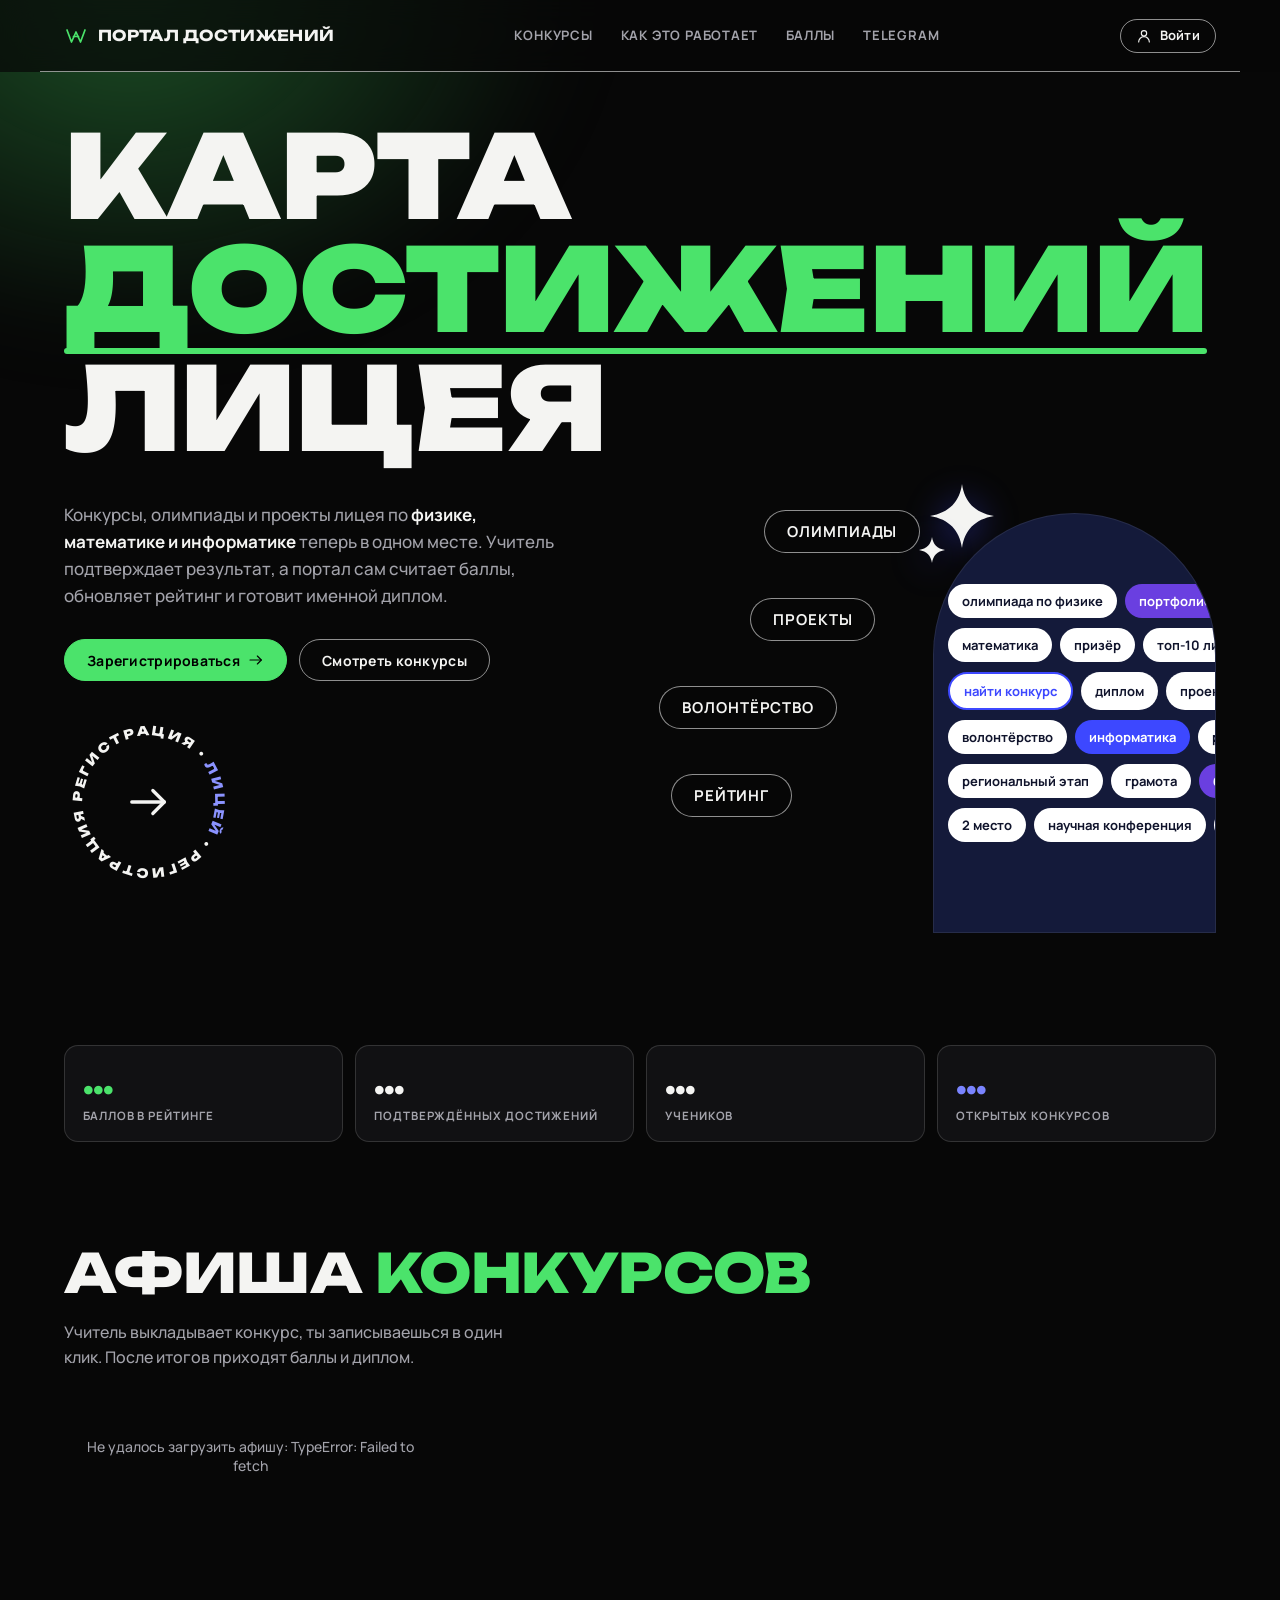
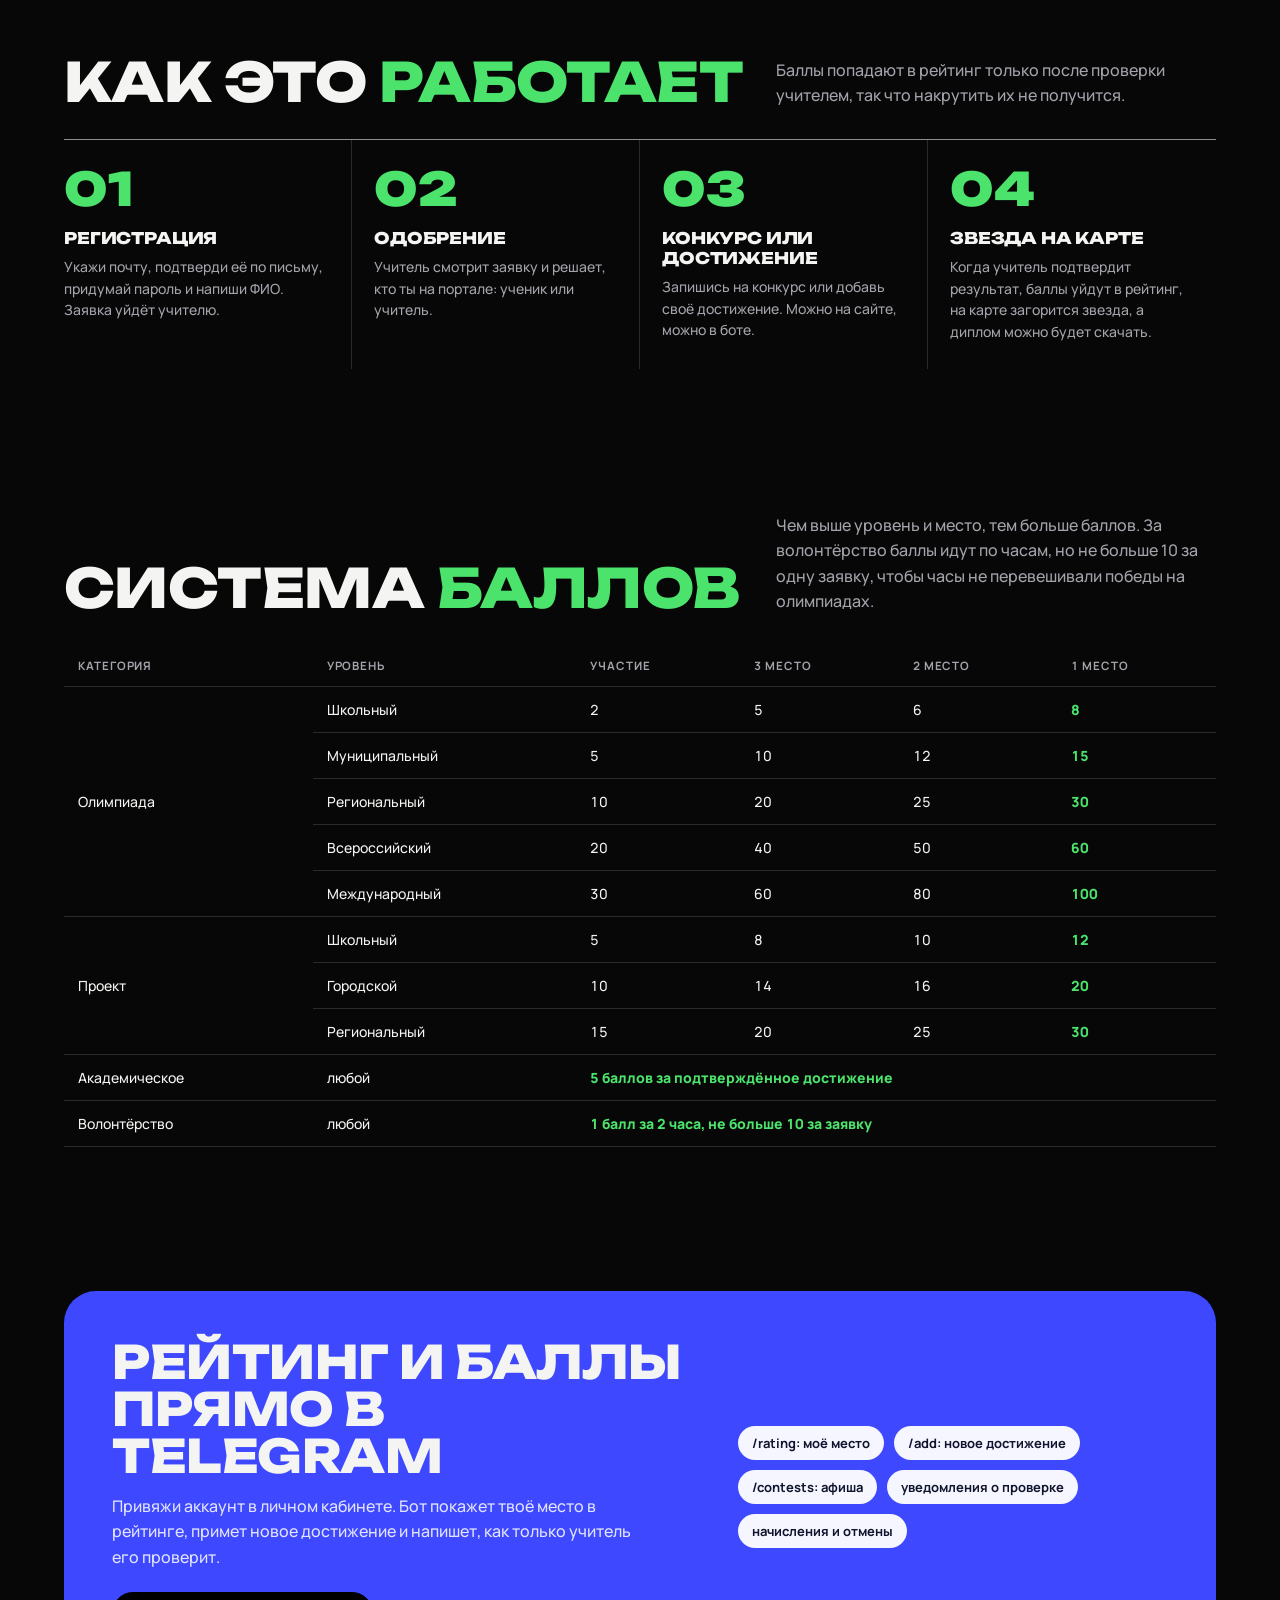
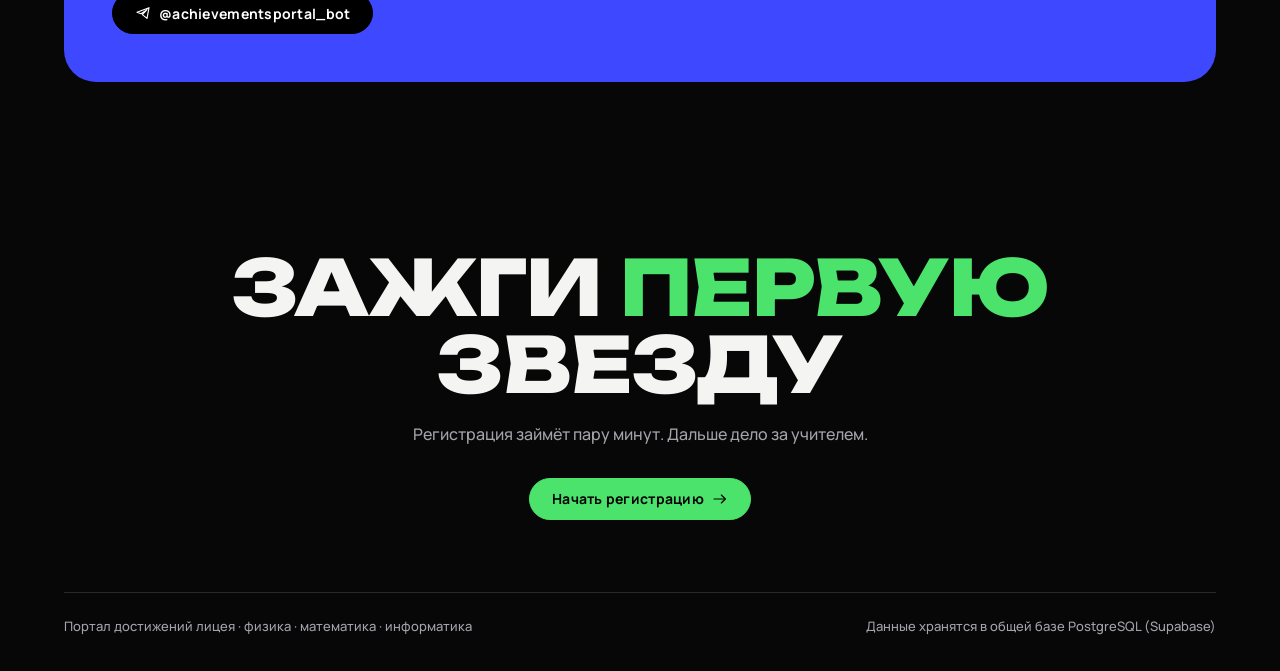
<file: index.html>
<!doctype html>
<html lang="ru">
<head>
  <meta charset="utf-8" />
  <meta name="viewport" content="width=device-width, initial-scale=1" />
  <title>Портал достижений лицея</title>
  <meta name="description" content="Конкурсы, достижения и рейтинг лицея по физике, математике и информатике: портфолио, дипломы, Telegram-бот." />
  <link rel="icon" href="assets/favicon.svg" type="image/svg+xml" />
  <link rel="stylesheet" href="css/style.css" />
</head>
<body class="glow-page">
  <nav class="navbar">
    <div class="container">
      <a href="index.html" class="navbar__brand"><svg class="icon"><use href="#icon-logo"></use></svg>Портал достижений</a>
      <div class="navbar__links">
        <a href="#contests">Конкурсы</a>
        <a href="#how">Как это работает</a>
        <a href="#points">Баллы</a>
        <a href="#bot">Telegram</a>
      </div>
      <a href="login.html" class="btn btn--outline btn--small" aria-label="Войти"><svg class="icon"><use href="#icon-user"></use></svg>Войти</a>
    </div>
  </nav>

  <!-- ПОДСКАЗКА: главный экран. Текст заголовка «Карта достижений лицея», описание и кнопки — прямо здесь;
       пилюли «Олимпиады/Проекты…» и теги в синей арке — ниже в .hero__stage; размеры — css «лендинг: hero». -->
  <header class="hero">
    <div class="container">
      <h1>Карта <span class="accent">достижений</span><br>лицея</h1>
      <div class="hero__grid">
      <div class="hero__copy">
        <p class="hero__lead">Конкурсы, олимпиады и проекты лицея по <strong>физике, математике и информатике</strong> теперь в одном месте. Учитель подтверждает результат, а портал сам считает баллы, обновляет рейтинг и готовит именной диплом.</p>
        <div class="hero__actions">
          <a href="login.html?tab=register" class="btn">Зарегистрироваться<svg class="icon"><use href="#icon-arrow-right"></use></svg></a>
          <a href="#contests" class="btn btn--outline">Смотреть конкурсы</a>
        </div>
        <a href="login.html?tab=register" class="badge-ring" aria-label="Регистрация">
          <svg class="ring" viewBox="0 0 200 200" aria-hidden="true">
            <defs><path id="ring-path" d="M100,100 m-78,0 a78,78 0 1,1 156,0 a78,78 0 1,1 -156,0"/></defs>
            <text><textPath href="#ring-path">Регистрация • <tspan class="ring-blue">лицей</tspan> • Регистрация • <tspan class="ring-blue">лицей</tspan> •</textPath></text>
          </svg>
          <svg class="icon ring-arrow"><use href="#icon-arrow-right"></use></svg>
        </a>
      </div>

      <div class="hero__stage">
        <svg class="sparkle hero__sparkle-a" aria-hidden="true"><use href="#icon-sparkle"></use></svg>
        <svg class="sparkle hero__sparkle-b" aria-hidden="true"><use href="#icon-sparkle"></use></svg>
        <div class="hero__pills">
          <a href="#contests" class="pill">Олимпиады</a>
          <a href="#contests" class="pill">Проекты</a>
          <a href="#points" class="pill">Волонтёрство</a>
          <a href="#how" class="pill">Рейтинг</a>
        </div>
        <div class="hero__arch" aria-hidden="true">
          <div class="hero__arch-row"><span class="tag">олимпиада по физике</span><span class="tag tag--violet">портфолио</span><span class="tag">1 место</span></div>
          <div class="hero__arch-row"><span class="tag">математика</span><span class="tag">призёр</span><span class="tag">топ-10 лицея</span></div>
          <div class="hero__arch-row"><span class="tag tag--search">найти конкурс</span><span class="tag">диплом</span><span class="tag">проект</span></div>
          <div class="hero__arch-row"><span class="tag">волонтёрство</span><span class="tag tag--blue">информатика</span><span class="tag">рейтинг класса</span></div>
          <div class="hero__arch-row"><span class="tag">региональный этап</span><span class="tag">грамота</span><span class="tag tag--violet">бот</span></div>
          <div class="hero__arch-row"><span class="tag">2 место</span><span class="tag">научная конференция</span><span class="tag">баллы</span></div>
        </div>
      </div>
      </div>
    </div>
  </header>

  <!-- ПОДСКАЗКА: полоса из 4 чисел (баллы, достижения, ученики, конкурсы) — считает база функцией get_public_stats(), заполняет скрипт внизу страницы. -->
  <section class="section--tight">
    <div class="container stat-row" id="landing-stats">
      <div class="stat stat--total"><strong id="stat-points">…</strong><span>баллов в рейтинге</span></div>
      <div class="stat"><strong id="stat-achievements">…</strong><span>подтверждённых достижений</span></div>
      <div class="stat"><strong id="stat-students">…</strong><span>учеников</span></div>
      <div class="stat stat--physics"><strong id="stat-contests">…</strong><span>открытых конкурсов</span></div>
    </div>
  </section>

  <!-- ПОДСКАЗКА: афиша конкурсов. Карточки не пишутся руками: скрипт внизу берёт конкурсы из базы (их создаёт учитель в кабинете). -->
  <section class="section" id="contests">
    <div class="container">
      <div class="section-head">
        <h2>Афиша <span class="accent">конкурсов</span></h2>
        <p>Учитель выкладывает конкурс, ты записываешься в один клик. После итогов приходят баллы и диплом.</p>
      </div>
      <div class="contest-grid" id="contests-grid"><div class="empty-state">Загружаем афишу…</div></div>
    </div>
  </section>

  <!-- ПОДСКАЗКА: «Как это работает» — 4 шага, текст правится прямо здесь. -->
  <section class="section" id="how">
    <div class="container">
      <div class="section-head">
        <h2>Как это <span class="accent">работает</span></h2>
        <p>Баллы попадают в рейтинг только после проверки учителем, так что накрутить их не получится.</p>
      </div>
      <div class="steps">
        <div class="step"><div class="step__num">01</div><h3>Регистрация</h3><p>Укажи почту, подтверди её по письму, придумай пароль и напиши ФИО. Заявка уйдёт учителю.</p></div>
        <div class="step"><div class="step__num">02</div><h3>Одобрение</h3><p>Учитель смотрит заявку и решает, кто ты на портале: ученик или учитель.</p></div>
        <div class="step"><div class="step__num">03</div><h3>Конкурс или достижение</h3><p>Запишись на конкурс или добавь своё достижение. Можно на сайте, можно в боте.</p></div>
        <div class="step"><div class="step__num">04</div><h3>Звезда на карте</h3><p>Когда учитель подтвердит результат, баллы уйдут в рейтинг, на карте загорится звезда, а диплом можно будет скачать.</p></div>
      </div>
    </div>
  </section>

  <!-- ПОДСКАЗКА: таблица баллов — только для показа. Реальные баллы считает calc_points() в supabase/schema.sql; меняешь числа там — поправь и здесь. -->
  <section class="section" id="points">
    <div class="container">
      <div class="section-head">
        <h2>Система <span class="accent">баллов</span></h2>
        <p>Чем выше уровень и место, тем больше баллов. За волонтёрство баллы идут по часам, но не больше 10 за одну заявку, чтобы часы не перевешивали победы на олимпиадах.</p>
      </div>
      <div class="table-wrap">
        <table class="points-table">
          <thead><tr><th>Категория</th><th>Уровень</th><th>Участие</th><th>3 место</th><th>2 место</th><th>1 место</th></tr></thead>
          <tbody>
            <tr><td rowspan="5">Олимпиада</td><td>Школьный</td><td>2</td><td>5</td><td>6</td><td>8</td></tr>
            <tr><td>Муниципальный</td><td>5</td><td>10</td><td>12</td><td>15</td></tr>
            <tr><td>Региональный</td><td>10</td><td>20</td><td>25</td><td>30</td></tr>
            <tr><td>Всероссийский</td><td>20</td><td>40</td><td>50</td><td>60</td></tr>
            <tr><td>Международный</td><td>30</td><td>60</td><td>80</td><td>100</td></tr>
            <tr><td rowspan="3">Проект</td><td>Школьный</td><td>5</td><td>8</td><td>10</td><td>12</td></tr>
            <tr><td>Городской</td><td>10</td><td>14</td><td>16</td><td>20</td></tr>
            <tr><td>Региональный</td><td>15</td><td>20</td><td>25</td><td>30</td></tr>
            <tr><td>Академическое</td><td>любой</td><td colspan="4">5 баллов за подтверждённое достижение</td></tr>
            <tr><td>Волонтёрство</td><td>любой</td><td colspan="4">1 балл за 2 часа, не больше 10 за заявку</td></tr>
          </tbody>
        </table>
      </div>
    </div>
  </section>

  <!-- ПОДСКАЗКА: синий баннер Telegram-бота; ссылка t.me/… ведёт на бота из js/config.js. -->
  <section class="section" id="bot">
    <div class="container">
      <div class="tg-banner">
        <div>
          <h2>Рейтинг и баллы<br>прямо в Telegram</h2>
          <p>Привяжи аккаунт в личном кабинете. Бот покажет твоё место в рейтинге, примет новое достижение и напишет, как только учитель его проверит.</p>
          <a class="btn" href="https://t.me/achievementsportal_bot" target="_blank" rel="noopener"><svg class="icon"><use href="#icon-telegram"></use></svg>@achievementsportal_bot</a>
        </div>
        <div class="tg-banner__list">
          <span class="tag">/rating: моё место</span>
          <span class="tag">/add: новое достижение</span>
          <span class="tag">/contests: афиша</span>
          <span class="tag">уведомления о проверке</span>
          <span class="tag">начисления и отмены</span>
        </div>
      </div>
    </div>
  </section>

  <!-- ПОДСКАЗКА: последний призыв «Зарегистрироваться» внизу страницы. -->
  <section class="final-cta">
    <div class="container">
      <h2>Зажги <span class="accent">первую</span><br>звезду</h2>
      <p>Регистрация займёт пару минут. Дальше дело за учителем.</p>
      <a href="login.html?tab=register" class="btn">Начать регистрацию<svg class="icon"><use href="#icon-arrow-right"></use></svg></a>
    </div>
  </section>

  <div class="container">
    <footer class="site-footer"><span>Портал достижений лицея · физика · математика · информатика</span><span>Данные хранятся в общей базе PostgreSQL (Supabase)</span></footer>
  </div>

  <script src="assets/vendor/supabase.js"></script>
  <script src="js/config.js"></script>
  <script src="js/points.js"></script>
  <script src="js/common.js"></script>
  <script src="js/api.js"></script>
  <!-- скрипт главной: загружает 4 числа статистики и афишу конкурсов из базы и вставляет их в разметку выше -->
  <script>
    // Лендинг публичный: статистика и афиша читаются без входа (anon-доступ по RLS).
    (async function initLanding() {
      try {
        const s = await api.stats.publicStats();
        document.getElementById('stat-points').textContent = s.points;
        document.getElementById('stat-achievements').textContent = s.achievements;
        document.getElementById('stat-students').textContent = s.students;
        document.getElementById('stat-contests').textContent = s.contests;
      } catch (e) { console.warn('stats', e); }

      const grid = document.getElementById('contests-grid');
      try {
        const contests = (await api.contests.list()).filter((c) => c.status !== 'finished');
        if (!contests.length) { grid.innerHTML = '<div class="empty-state">Открытых конкурсов пока нет. Загляни позже.</div>'; return; }
        grid.innerHTML = contests.map((c) => `
          <article class="contest-card">
            <div class="contest-card__meta">
              <span class="badge badge--${c.status}">${CONTEST_STATUS_LABELS[c.status]}</span>
              ${subjectTag(c.subject)}
            </div>
            <h3>${escapeHtml(c.title)}</h3>
            <p>${escapeHtml(c.description)}</p>
            <div class="contest-card__footer">
              <span class="contest-card__dates">${dateRange(c.startDate, c.endDate)}</span>
              <a class="btn btn--small" href="login.html">Участвовать</a>
            </div>
          </article>`).join('');
      } catch (e) {
        grid.innerHTML = `<div class="empty-state">Не удалось загрузить афишу: ${escapeHtml(e.message)}</div>`;
      }
    })();
  </script>
</body>
</html>
</file>
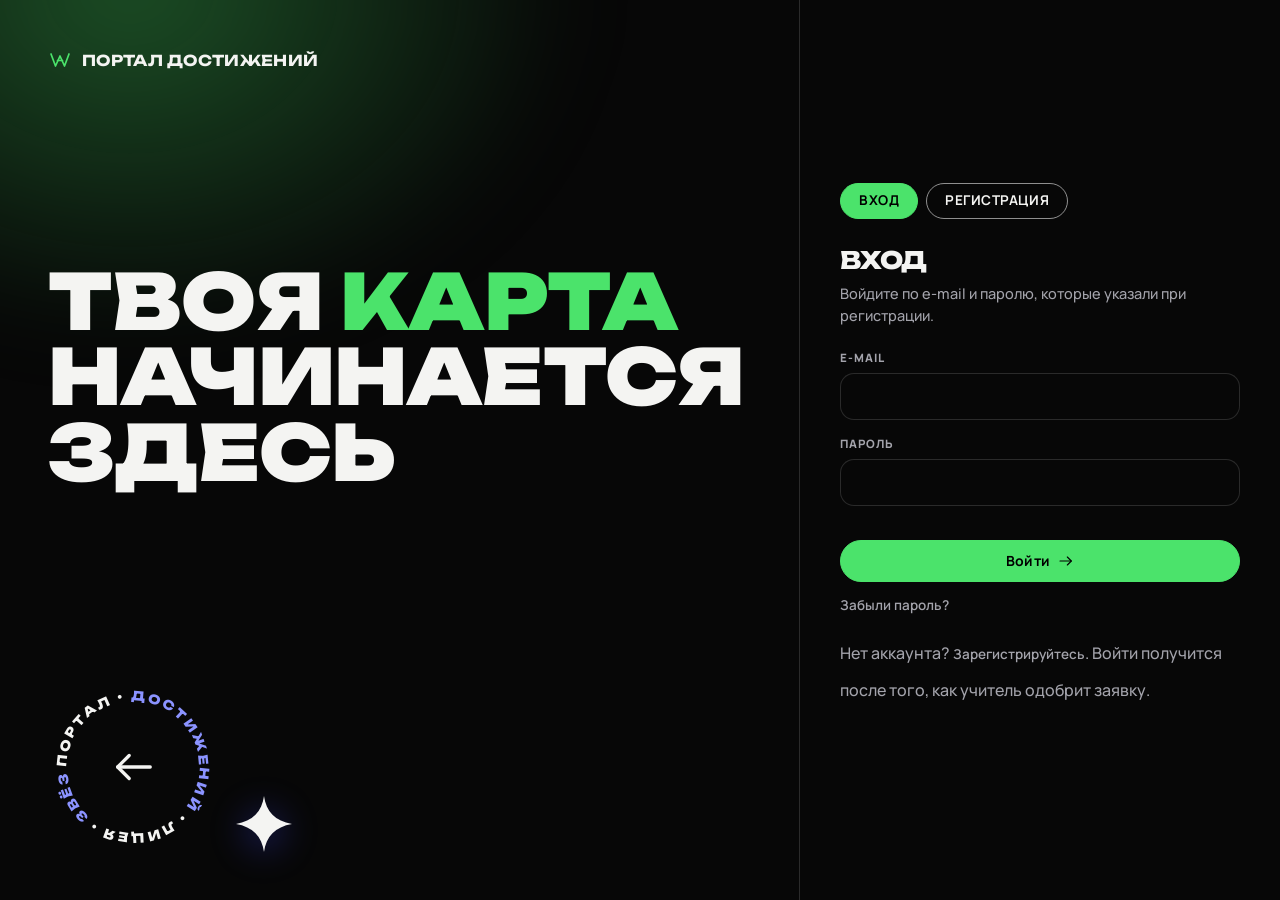
<file: login.html>
<!doctype html>
<html lang="ru">
<head>
  <meta charset="utf-8" />
  <meta name="viewport" content="width=device-width, initial-scale=1" />
  <title>Вход и регистрация · Портал достижений</title>
  <link rel="icon" href="assets/favicon.svg" type="image/svg+xml" />
  <link rel="stylesheet" href="css/style.css" />
</head>
<body class="glow-page">
  <div class="auth-page">
    <aside class="auth-side">
      <a href="index.html" class="navbar__brand"><svg class="icon"><use href="#icon-logo"></use></svg>Портал достижений</a>
      <h1>Твоя <span class="accent">карта</span><br>начинается<br>здесь</h1>
      <div class="flex-row" style="gap:18px; align-items:flex-end;">
        <a href="index.html" class="badge-ring" aria-label="На главную">
          <svg class="ring" viewBox="0 0 200 200" aria-hidden="true">
            <defs><path id="ring-path" d="M100,100 m-78,0 a78,78 0 1,1 156,0 a78,78 0 1,1 -156,0"/></defs>
            <text><textPath href="#ring-path">Портал • <tspan class="ring-blue">достижений</tspan> • лицея • <tspan class="ring-blue">звёзды</tspan> •</textPath></text>
          </svg>
          <svg class="icon ring-arrow" style="transform:rotate(180deg)"><use href="#icon-arrow-right"></use></svg>
        </a>
        <svg class="sparkle" style="width:56px;height:56px;" aria-hidden="true"><use href="#icon-sparkle"></use></svg>
      </div>
    </aside>

    <main class="auth-panel">
      <div class="auth-tabs" role="tablist">
        <button class="tab-btn" id="tab-login-btn" type="button">Вход</button>
        <button class="tab-btn" id="tab-register-btn" type="button">Регистрация</button>
      </div>

      <!-- ===================== ВХОД ===================== -->
      <section class="auth-step" id="panel-login">
        <h2>Вход</h2>
        <p class="lead">Войдите по e-mail и паролю, которые указали при регистрации.</p>
        <form id="login-form">
          <div class="field"><label for="login-email">E-mail</label><input id="login-email" type="email" autocomplete="username" required /></div>
          <div class="field"><label for="login-password">Пароль</label><input id="login-password" type="password" autocomplete="current-password" required /></div>
          <p class="error-text" id="login-error" role="alert"></p>
          <button type="submit" class="btn btn--block">Войти<svg class="icon"><use href="#icon-arrow-right"></use></svg></button>
        </form>
        <button class="back-link" type="button" id="to-reset" style="margin-top:14px;">Забыли пароль?</button>
        <p class="muted" style="margin-top:12px;">Нет аккаунта? <button class="back-link" type="button" id="to-register" style="display:inline;">Зарегистрируйтесь</button>. Войти получится после того, как учитель одобрит заявку.</p>
      </section>

      <!-- ===================== ВОССТАНОВЛЕНИЕ ПАРОЛЯ ===================== -->
      <section class="auth-step" id="panel-reset-1">
        <button class="back-link" type="button" data-to-login>&larr; Назад ко входу</button>
        <h2>Восстановление пароля</h2>
        <p class="lead">Укажите e-mail, с которым регистрировались. Пришлём письмо с кодом, по нему можно будет задать новый пароль.</p>
        <form id="reset-email-form">
          <div class="field"><label for="reset-email">E-mail</label><input id="reset-email" type="email" autocomplete="email" required /></div>
          <p class="error-text" id="reset-email-error" role="alert"></p>
          <button type="submit" class="btn btn--block">Прислать код<svg class="icon"><use href="#icon-mail"></use></svg></button>
        </form>
      </section>

      <section class="auth-step" id="panel-reset-sent">
        <button class="back-link" type="button" data-to-reset>&larr; Изменить e-mail</button>
        <h2>Введите код</h2>
        <p class="lead">Если аккаунт <strong id="reset-sent-email"></strong> существует, на него придёт письмо с кодом (загляните в «Спам»). Можно и просто нажать ссылку в письме на этом же устройстве.</p>
        <form id="reset-code-form">
          <div class="field"><label for="reset-code">Код из письма</label><input id="reset-code" class="code-input" type="text" inputmode="numeric" autocomplete="one-time-code" maxlength="8" placeholder="······" required /></div>
          <p class="error-text" id="reset-code-error" role="alert"></p>
          <button type="submit" class="btn btn--block">Подтвердить</button>
        </form>
        <button class="btn btn--outline btn--block" id="resend-reset" type="button" style="margin-top:10px;">Отправить письмо ещё раз</button>
      </section>

      <section class="auth-step" id="panel-reset-2">
        <h2>Новый пароль</h2>
        <p class="lead">Для аккаунта <strong id="reset-account"></strong>. После сохранения войдите с новым паролем.</p>
        <form id="reset-password-form">
          <div class="field"><label for="reset-password">Новый пароль</label><input id="reset-password" type="password" minlength="6" autocomplete="new-password" required /></div>
          <div class="field"><label for="reset-password-2">Повторите пароль</label><input id="reset-password-2" type="password" minlength="6" autocomplete="new-password" required /></div>
          <p class="error-text" id="reset-password-error" role="alert"></p>
          <button type="submit" class="btn btn--block">Сохранить пароль<svg class="icon"><use href="#icon-check"></use></svg></button>
        </form>
      </section>

      <!-- ===================== РЕГИСТРАЦИЯ: шаг 1 ===================== -->
      <section class="auth-step" id="panel-register-1">
        <div class="steps-dots"><span class="current"></span><span></span><span></span></div>
        <h2>Ваш e-mail</h2>
        <p class="lead">Пришлём письмо, чтобы убедиться, что почта ваша.</p>
        <form id="register-email-form">
          <div class="field"><label for="reg-email">E-mail</label><input id="reg-email" type="email" autocomplete="email" placeholder="imya@lyceum.ru" required /></div>
          <p class="error-text" id="reg-email-error" role="alert"></p>
          <button type="submit" class="btn btn--block">Получить код<svg class="icon"><use href="#icon-mail"></use></svg></button>
        </form>
      </section>

      <!-- ===================== РЕГИСТРАЦИЯ: шаг 2 ===================== -->
      <section class="auth-step" id="panel-register-2">
        <div class="steps-dots"><span class="done"></span><span class="current"></span><span></span></div>
        <button class="back-link" id="back-to-step1" type="button">&larr; Изменить e-mail</button>
        <h2>Подтвердите e-mail</h2>
        <p class="lead">Отправили письмо на <strong id="code-email"></strong> (проверьте «Спам»). Введите код из письма. Можно и просто нажать ссылку в письме, тогда следующий шаг откроется сам.</p>
        <form id="register-code-form">
          <div class="field"><label for="reg-code">Код</label><input id="reg-code" class="code-input" type="text" inputmode="numeric" autocomplete="one-time-code" maxlength="8" placeholder="······" required /></div>
          <p class="error-text" id="reg-code-error" role="alert"></p>
          <button type="submit" class="btn btn--block">Подтвердить</button>
        </form>
        <button class="btn btn--outline btn--block" id="resend-code" type="button" style="margin-top:10px;">Отправить код ещё раз</button>
      </section>

      <!-- ===================== РЕГИСТРАЦИЯ: шаг 3 ===================== -->
      <section class="auth-step" id="panel-register-3">
        <div class="steps-dots"><span class="done"></span><span class="done"></span><span class="current"></span></div>
        <h2>Пароль и ФИО</h2>
        <p class="lead">После этого заявка уйдёт учителю на одобрение.</p>
        <form id="register-details-form">
          <div class="field-row">
            <div class="field"><label for="reg-lastname">Фамилия</label><input id="reg-lastname" autocomplete="family-name" required /></div>
            <div class="field"><label for="reg-firstname">Имя</label><input id="reg-firstname" autocomplete="given-name" required /></div>
          </div>
          <div class="field"><label for="reg-middlename">Отчество</label><input id="reg-middlename" autocomplete="additional-name" /></div>
          <div class="field"><label for="reg-class">Класс (для учеников)</label><input id="reg-class" placeholder="например, 10А" /></div>
          <div class="field"><label for="reg-password">Придумайте пароль</label><input id="reg-password" type="password" minlength="6" autocomplete="new-password" required /></div>
          <p class="error-text" id="reg-details-error" role="alert"></p>
          <button type="submit" class="btn btn--block">Отправить заявку учителю<svg class="icon"><use href="#icon-arrow-right"></use></svg></button>
        </form>
      </section>

      <!-- ===================== РЕГИСТРАЦИЯ: готово ===================== -->
      <section class="auth-step" id="panel-register-done">
        <svg class="sparkle" style="width:48px;height:48px;margin-bottom:16px;" aria-hidden="true"><use href="#icon-sparkle"></use></svg>
        <h2 id="done-title">Заявка отправлена</h2>
        <p class="lead" id="done-text">Учитель посмотрит её и решит, ученик вы или учитель. После одобрения входите по e-mail и паролю.</p>
        <button class="btn btn--outline btn--block" id="register-done-back" type="button">К входу</button>
      </section>
    </main>
  </div>

  <script src="assets/vendor/supabase.js"></script>
  <script src="js/config.js"></script>
  <script src="js/points.js"></script>
  <script src="js/common.js"></script>
  <script src="js/api.js"></script>
  <script src="js/login.js"></script>
</body>
</html>
</file>
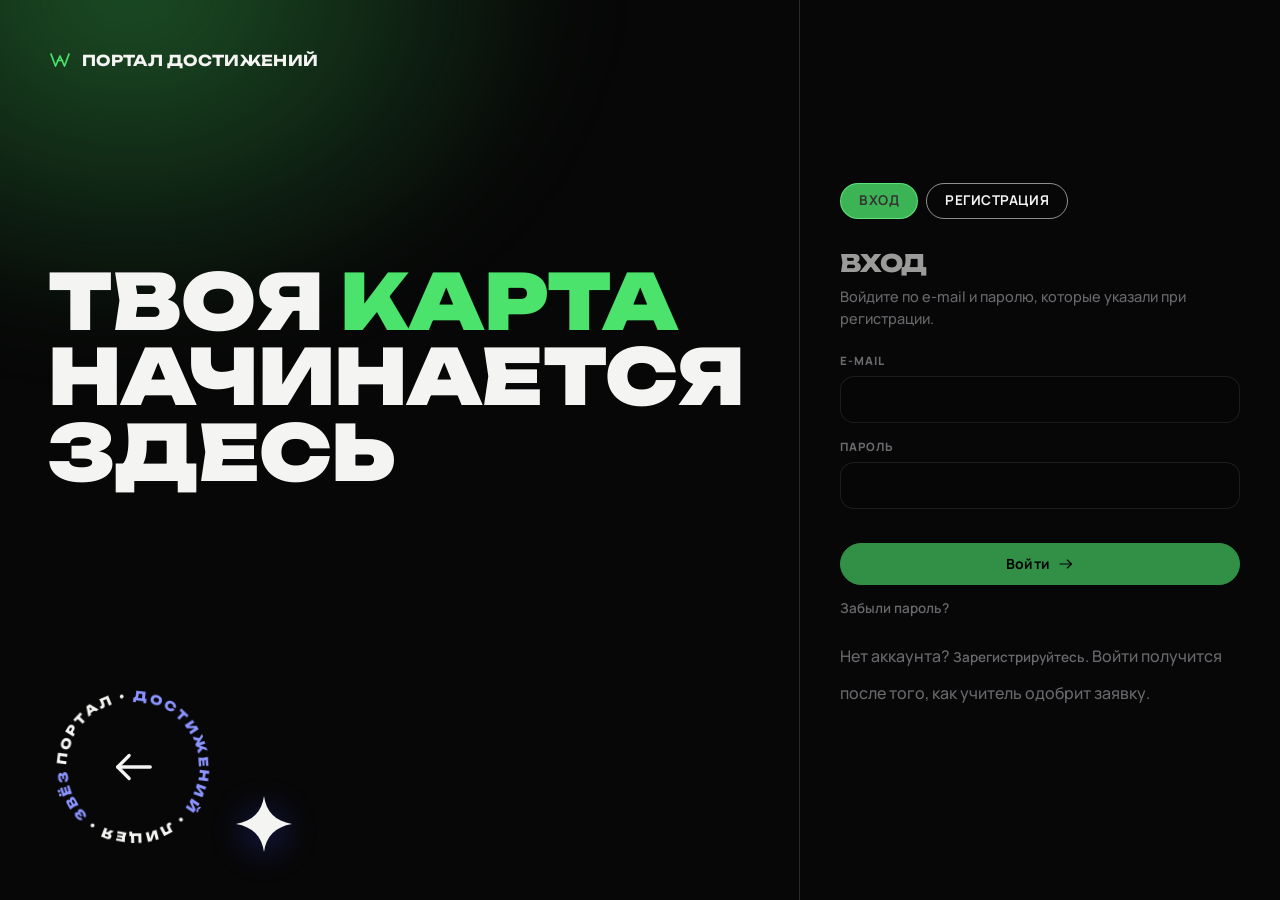
<file: student.html>
<!doctype html>
<html lang="ru">
<head>
  <meta charset="utf-8" />
  <meta name="viewport" content="width=device-width, initial-scale=1" />
  <title>Кабинет ученика · Портал достижений</title>
  <link rel="icon" href="assets/favicon.svg" type="image/svg+xml" />
  <link rel="stylesheet" href="css/style.css" />
</head>
<body class="glow-page">
  <nav class="navbar">
    <div class="container">
      <a href="index.html" class="navbar__brand"><svg class="icon"><use href="#icon-logo"></use></svg>Портал достижений</a>
      <div id="navbar-user"></div>
    </div>
  </nav>

  <main class="container">
    <!-- ПОДСКАЗКА: заголовок «Моя карта», ФИО ученика и кнопки Telegram / PDF (логика — initToolbar() в js/student.js) -->
    <div class="page-head">
      <div>
        <h1>Моя <span class="accent">карта</span></h1>
        <p id="student-subtitle"></p>
      </div>
      <div class="flex-row no-print">
        <button class="btn btn--outline" id="telegram-btn"><svg class="icon"><use href="#icon-telegram"></use></svg><span>Подключить Telegram</span></button>
        <button class="btn btn--outline" id="print-btn"><svg class="icon"><use href="#icon-print"></use></svg>Портфолио в PDF</button>
      </div>
    </div>

    <!-- ПОДСКАЗКА: вкладки. data-tab="xxx" у кнопки открывает <section id="panel-xxx"> ниже; no-print — не печатается в PDF -->
    <div class="tabs no-print">
      <button class="tab-btn active" data-tab="map">Карта и портфолио</button>
      <button class="tab-btn" data-tab="contests">Конкурсы <span class="count" id="count-contests" hidden></span></button>
      <button class="tab-btn" data-tab="achievements">Достижения</button>
      <button class="tab-btn" data-tab="rating">Рейтинг</button>
    </div>

    <!-- ===================== Карта и портфолио ===================== -->
    <!-- карта созвездий (js/constellation.js) + плитки баллов и таблица портфолио (renderMap) -->
    <section class="tab-panel active" id="panel-map">
      <div class="constellation">
        <div class="constellation__legend">
          <span class="subject subject--physics">Физика</span>
          <span class="subject subject--math">Математика</span>
          <span class="subject subject--cs">Информатика</span>
          <span class="subject">Проекты и волонтёрство</span>
        </div>
        <div id="constellation-root"></div>
      </div>
      <div class="stat-row" id="portfolio-stats"></div>

      <div class="card" style="margin-top:16px;">
        <h2 class="card-title">Портфолио</h2>
        <p class="card-sub">Здесь только подтверждённые достижения, по категориям. Кнопка «Портфолио в PDF» печатает эту страницу или сохраняет её в PDF.</p>
        <div class="stat-row" id="category-summary" style="margin-top:0;"></div>
        <div class="table-wrap" style="margin-top:16px;">
          <table class="data-table">
            <thead><tr><th>Достижение</th><th>Категория</th><th>Предмет</th><th>Период</th><th>Баллы</th><th class="no-print"></th></tr></thead>
            <tbody id="portfolio-tbody"></tbody>
          </table>
        </div>
      </div>
    </section>

    <!-- ===================== Конкурсы ===================== -->
    <!-- афиша конкурсов и «Мои результаты» (renderContests) -->
    <section class="tab-panel" id="panel-contests">
      <div class="contest-grid" id="contest-grid"></div>
      <div class="card" style="margin-top:22px;">
        <h2 class="card-title">Мои результаты</h2>
        <p class="card-sub">Учитель выставляет результат после конкурса: призовое место начисляет баллы и открывает диплом.</p>
        <div class="table-wrap">
          <table class="data-table">
            <thead><tr><th>Конкурс</th><th>Результат</th><th>Баллы</th><th>Комментарий</th><th></th></tr></thead>
            <tbody id="my-results-tbody"></tbody>
          </table>
        </div>
      </div>
    </section>

    <!-- ===================== Достижения ===================== -->
    <!-- мои достижения и кнопка «Добавить» (renderAchievements, initAchievementForm) -->
    <section class="tab-panel" id="panel-achievements">
      <div class="card">
        <div class="flex-between">
          <div>
            <h2 class="card-title">Мои достижения</h2>
            <p class="card-sub" style="margin:0;">Статус, баллы и комментарий учителя по каждой заявке.</p>
          </div>
          <button class="btn" id="add-achievement-btn"><svg class="icon"><use href="#icon-plus"></use></svg>Добавить достижение</button>
        </div>
        <div class="table-wrap" style="margin-top:16px;">
          <table class="data-table">
            <thead><tr><th>Достижение</th><th>Категория</th><th>Предмет</th><th>Баллы</th><th>Статус</th><th>Комментарий учителя</th><th></th></tr></thead>
            <tbody id="achievements-tbody"></tbody>
          </table>
        </div>
      </div>
    </section>

    <!-- ===================== Рейтинг ===================== -->
    <!-- рейтинг с фильтрами (renderRating) -->
    <section class="tab-panel" id="panel-rating">
      <div class="card">
        <div class="flex-row" style="margin-bottom:6px;">
          <div class="field" style="margin:0; min-width:150px;"><label for="r-class">Класс</label><select id="r-class"><option value="">Все классы</option></select></div>
          <div class="field" style="margin:0; min-width:150px;"><label for="r-subject">Направление</label>
            <select id="r-subject"><option value="">Все</option><option value="physics">Физика</option><option value="math">Математика</option><option value="cs">Информатика</option></select></div>
          <div class="field" style="margin:0; min-width:210px;"><label for="r-period">Период</label><select id="r-period"></select></div>
          <label class="flex-row muted" style="margin-top:22px; font-weight:700; font-size:14px;"><input type="checkbox" id="r-top10" checked /> Топ-10</label>
        </div>
        <div class="table-wrap">
          <table class="data-table">
            <thead><tr><th>#</th><th>Ученик</th><th>Класс</th><th>Физика</th><th>Математика</th><th>Информатика</th><th title="Проекты и волонтёрство без предмета">Общее</th><th>Итого</th></tr></thead>
            <tbody id="rating-tbody"></tbody>
          </table>
        </div>
      </div>
    </section>
  </main>

  <!-- ===================== модалка: новое достижение ===================== -->
  <div class="modal-overlay hidden" id="ach-modal">
    <div class="modal" role="dialog" aria-modal="true" aria-labelledby="ach-modal-title">
      <h2 id="ach-modal-title">Новое достижение</h2>
      <form id="ach-form">
        <div class="field-row">
          <div class="field"><label for="ach-category">Категория</label>
            <select id="ach-category"><option value="academic">Академическое</option><option value="olympiad">Олимпиада</option><option value="project">Проект</option><option value="volunteer">Волонтёрство</option></select></div>
          <div class="field"><label for="ach-subject">Предмет</label>
            <select id="ach-subject"><option value="">Общее</option><option value="physics">Физика</option><option value="math">Математика</option><option value="cs">Информатика</option></select></div>
        </div>
        <div class="field-row" id="ach-level-row">
          <div class="field"><label for="ach-level">Уровень</label><select id="ach-level"></select></div>
          <div class="field"><label for="ach-place">Результат</label>
            <select id="ach-place"><option value="participant">Участие</option><option value="3">3 место</option><option value="2">2 место</option><option value="1">1 место</option></select></div>
        </div>
        <div class="field" id="ach-hours-field" hidden><label for="ach-hours">Часы волонтёрства</label><input id="ach-hours" type="number" min="1" step="1" /></div>
        <div class="field"><label for="ach-title">Название</label><input id="ach-title" required maxlength="160" /></div>
        <div class="field"><label for="ach-proof">Ссылка на грамоту или диплом (необязательно)</label><input id="ach-proof" type="url" placeholder="https://…" /></div>
        <div class="field-row">
          <div class="field"><label for="ach-date">Дата</label><input id="ach-date" type="date" required /></div>
          <div class="field"><label for="ach-period">Период</label><select id="ach-period"></select></div>
        </div>
        <div class="hint"><strong>Баллы: <span id="ach-points">0</span></strong>. Они считаются по таблице и попадут в рейтинг, когда учитель проверит заявку.</div>
        <div class="modal__actions">
          <button type="button" class="btn btn--outline" data-close>Отмена</button>
          <button type="submit" class="btn">Отправить на проверку</button>
        </div>
      </form>
    </div>
  </div>

  <script src="assets/vendor/supabase.js"></script>
  <script src="js/config.js"></script>
  <script src="js/points.js"></script>
  <script src="js/common.js"></script>
  <script src="js/api.js"></script>
  <script src="js/constellation.js"></script>
  <script src="js/diploma.js"></script>
  <script src="js/student.js"></script>
</body>
</html>
</file>
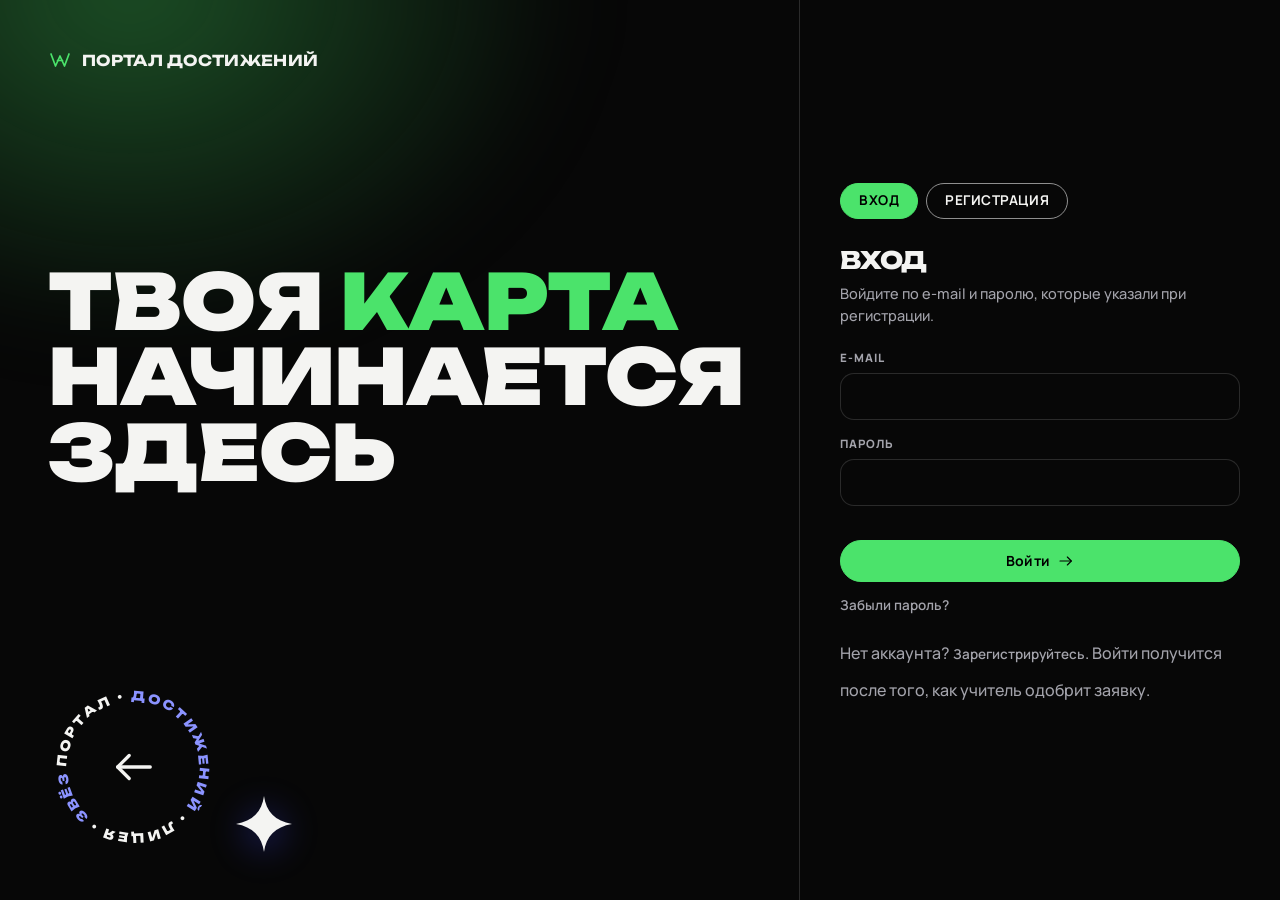
<file: teacher.html>
<!doctype html>
<html lang="ru">
<head>
  <meta charset="utf-8" />
  <meta name="viewport" content="width=device-width, initial-scale=1" />
  <title>Кабинет учителя · Портал достижений</title>
  <link rel="icon" href="assets/favicon.svg" type="image/svg+xml" />
  <link rel="stylesheet" href="css/style.css" />
</head>
<body class="glow-page">
  <nav class="navbar">
    <div class="container">
      <a href="index.html" class="navbar__brand"><svg class="icon"><use href="#icon-logo"></use></svg>Портал достижений</a>
      <div id="navbar-user"></div>
    </div>
  </nav>

  <main class="container">
    <!-- ПОДСКАЗКА: шапка кабинета и вкладки; каждая вкладка ниже — <section id="panel-…">, её заполняет функция из js/teacher.js -->
    <div class="page-head">
      <div>
        <h1>Кабинет <span class="accent">учителя</span></h1>
        <p>Заявки, конкурсы, проверка достижений и рейтинг лицея.</p>
      </div>
    </div>

    <div class="tabs">
      <button class="tab-btn active" data-tab="registrations">Заявки <span class="count" id="count-registrations" hidden></span></button>
      <button class="tab-btn" data-tab="contests">Конкурсы</button>
      <button class="tab-btn" data-tab="verify">Проверка <span class="count" id="count-verify" hidden></span></button>
      <button class="tab-btn" data-tab="awards">Начисления</button>
      <button class="tab-btn" data-tab="students">Пользователи</button>
      <button class="tab-btn" data-tab="rating">Рейтинг</button>
    </div>

    <!-- ===================== Заявки на регистрацию ===================== -->
    <!-- заявки на регистрацию (renderRegistrations) -->
    <section class="tab-panel active" id="panel-registrations">
      <div class="card">
        <h2 class="card-title">Заявки на регистрацию</h2>
        <p class="card-sub">Войти на портал человек сможет только после вашего решения. Роль тоже выбираете вы.</p>
        <div class="table-wrap">
          <table class="data-table">
            <thead><tr><th>ФИО</th><th>E-mail</th><th>Класс</th><th>Подана</th><th>Роль</th><th></th></tr></thead>
            <tbody id="registrations-tbody"></tbody>
          </table>
        </div>
      </div>
    </section>

    <!-- ===================== Конкурсы ===================== -->
    <!-- конкурсы и их участники (renderContests, openParticipants) -->
    <section class="tab-panel" id="panel-contests">
      <div class="flex-between" style="margin-bottom:16px;">
        <p class="muted" style="margin:0;">Публикуйте конкурсы и выставляйте результаты. За призовое место баллы начисляются сами, а ошибочный результат можно поменять, указав причину.</p>
        <button class="btn" id="new-contest-btn"><svg class="icon"><use href="#icon-plus"></use></svg>Новый конкурс</button>
      </div>
      <div class="contest-grid" id="teacher-contest-grid"></div>
    </section>

    <!-- ===================== Проверка достижений ===================== -->
    <!-- достижения на проверке (renderVerify, openVerify) -->
    <section class="tab-panel" id="panel-verify">
      <div class="card">
        <h2 class="card-title">На проверке</h2>
        <p class="card-sub">Баллы попадут в рейтинг только после подтверждения. Если два учителя нажмут одновременно, второй увидит, что достижение уже проверено.</p>
        <div class="table-wrap">
          <table class="data-table">
            <thead><tr><th>Ученик</th><th>Достижение</th><th>Категория</th><th>Предмет</th><th>Баллы</th><th></th></tr></thead>
            <tbody id="verify-tbody"></tbody>
          </table>
        </div>
      </div>
    </section>

    <!-- ===================== Начисления (подтверждённые/отозванные) ===================== -->
    <!-- журнал начислений, отзыв наград (renderAwards, showHistory) -->
    <section class="tab-panel" id="panel-awards">
      <div class="card">
        <div class="flex-between">
          <div>
            <h2 class="card-title">Начисленные баллы</h2>
            <p class="card-sub" style="margin:0;">Ошиблись? Отзовите награду с причиной: баллы уйдут из рейтинга, запись останется в истории.</p>
          </div>
          <div class="field" style="margin:0; min-width:180px;"><label for="awards-filter">Статус</label>
            <select id="awards-filter"><option value="approved">Подтверждено</option><option value="revoked">Отозвано</option><option value="rejected">Отклонено</option></select></div>
        </div>
        <div class="table-wrap" style="margin-top:12px;">
          <table class="data-table">
            <thead><tr><th>Ученик</th><th>Достижение</th><th>Источник</th><th>Баллы</th><th>Комментарий</th><th></th></tr></thead>
            <tbody id="awards-tbody"></tbody>
          </table>
        </div>
      </div>
    </section>

    <!-- ===================== Ученики ===================== -->
    <!-- пользователи: роли, классы, создание аккаунтов админом (renderStudents, drawUsers) -->
    <section class="tab-panel" id="panel-students">
      <div class="card">
        <div class="flex-between">
          <h2 class="card-title">Пользователи</h2>
          <button class="btn" id="create-user-btn" type="button" hidden><svg class="icon"><use href="#icon-plus"></use></svg>Создать пользователя</button>
        </div>
        <p class="card-sub">Все зарегистрированные. Меняйте роль и класс, возвращайте отклонённых. Ученику можно начислить достижение напрямую: оно сразу засчитается и появится в истории.</p>
        <div class="flex-row" style="margin-bottom:6px;">
          <div class="field" style="margin:0; min-width:170px;"><label for="u-filter">Показать</label>
            <select id="u-filter">
              <option value="">Всех</option>
              <option value="student">Учеников</option>
              <option value="teacher">Учителей</option>
              <option value="rejected">Отклонённых</option>
            </select>
          </div>
          <div class="field" style="margin:0; min-width:240px;"><label for="u-search">Поиск</label><input id="u-search" type="search" placeholder="ФИО или e-mail" /></div>
        </div>
        <div class="table-wrap">
          <table class="data-table">
            <thead><tr><th>ФИО</th><th>E-mail</th><th>Роль</th><th>Класс</th><th>Telegram</th><th>Баллы</th><th></th></tr></thead>
            <tbody id="students-tbody"></tbody>
          </table>
        </div>
      </div>
    </section>

    <!-- ===================== Рейтинг ===================== -->
    <!-- рейтинг и выгрузка CSV (renderRating) -->
    <section class="tab-panel" id="panel-rating">
      <div class="card">
        <div class="flex-between" style="margin-bottom:6px;">
          <div class="flex-row">
            <div class="field" style="margin:0; min-width:150px;"><label for="t-class">Класс</label><select id="t-class"><option value="">Все классы</option></select></div>
            <div class="field" style="margin:0; min-width:150px;"><label for="t-subject">Направление</label>
              <select id="t-subject"><option value="">Все</option><option value="physics">Физика</option><option value="math">Математика</option><option value="cs">Информатика</option></select></div>
            <div class="field" style="margin:0; min-width:210px;"><label for="t-period">Период</label><select id="t-period"></select></div>
          </div>
          <button class="btn btn--outline" id="rating-xlsx"><svg class="icon"><use href="#icon-download"></use></svg>Скачать Excel</button>
        </div>
        <div class="table-wrap">
          <table class="data-table">
            <thead><tr><th>#</th><th>Ученик</th><th>Класс</th><th>Физика</th><th>Математика</th><th>Информатика</th><th title="Проекты и волонтёрство без предмета">Общее</th><th>Итого</th></tr></thead>
            <tbody id="t-rating-tbody"></tbody>
          </table>
        </div>
      </div>
    </section>
  </main>

  <!-- ===================== модалка: конкурс ===================== -->
  <div class="modal-overlay hidden" id="contest-modal">
    <div class="modal" role="dialog" aria-modal="true" aria-labelledby="contest-modal-title">
      <h2 id="contest-modal-title">Новый конкурс</h2>
      <form id="contest-form">
        <input type="hidden" id="c-id" />
        <div class="field"><label for="c-title">Название</label><input id="c-title" required maxlength="160" /></div>
        <div class="field"><label for="c-description">Описание</label><textarea id="c-description" rows="3"></textarea></div>
        <div class="field-row">
          <div class="field"><label for="c-category">Тип</label><select id="c-category"><option value="olympiad">Олимпиада</option><option value="project">Конкурс проектов</option></select></div>
          <div class="field"><label for="c-level">Уровень</label><select id="c-level"></select></div>
        </div>
        <div class="field-row">
          <div class="field"><label for="c-subject">Предмет</label><select id="c-subject"><option value="">Общее</option><option value="physics">Физика</option><option value="math">Математика</option><option value="cs">Информатика</option></select></div>
          <div class="field"><label for="c-status">Статус</label><select id="c-status"><option value="upcoming">Скоро</option><option value="active">Идёт приём</option><option value="finished">Завершён</option></select></div>
        </div>
        <div class="field-row">
          <div class="field"><label for="c-start">Начало</label><input id="c-start" type="date" /></div>
          <div class="field"><label for="c-end">Окончание</label><input id="c-end" type="date" /></div>
        </div>
        <div class="field"><label for="c-period">Учебный период (для рейтинга)</label><select id="c-period"></select></div>
        <div class="modal__actions">
          <button type="button" class="btn btn--outline" data-close>Отмена</button>
          <button type="submit" class="btn">Сохранить</button>
        </div>
      </form>
    </div>
  </div>

  <!-- ===================== модалка: участники конкурса ===================== -->
  <div class="modal-overlay hidden" id="participants-modal">
    <div class="modal modal--wide" role="dialog" aria-modal="true" aria-labelledby="participants-title">
      <h2 id="participants-title">Участники</h2>
      <p class="modal__summary" id="participants-summary"></p>
      <div class="table-wrap">
        <table class="data-table">
          <thead><tr><th>Ученик</th><th>Класс</th><th>Текущий результат</th><th>Новый результат</th><th>Баллы</th><th></th></tr></thead>
          <tbody id="participants-tbody"></tbody>
        </table>
      </div>
      <div class="modal__actions"><button type="button" class="btn btn--outline" data-close>Закрыть</button></div>
    </div>
  </div>

  <!-- ===================== модалка: проверка достижения ===================== -->
  <div class="modal-overlay hidden" id="verify-modal">
    <div class="modal" role="dialog" aria-modal="true" aria-labelledby="verify-title">
      <h2 id="verify-title">Проверка достижения</h2>
      <div class="modal__summary" id="verify-summary"></div>
      <div class="field"><label for="v-points">Баллы (по таблице, можно скорректировать)</label><input id="v-points" type="number" min="0" /></div>
      <div class="field"><label for="v-comment">Комментарий ученику</label><textarea id="v-comment" rows="3" placeholder="Обязателен при отклонении"></textarea></div>
      <div class="modal__actions">
        <button type="button" class="btn btn--outline" data-close>Отмена</button>
        <button type="button" class="btn btn--danger" id="v-reject"><svg class="icon"><use href="#icon-x"></use></svg>Отклонить</button>
        <button type="button" class="btn" id="v-approve"><svg class="icon"><use href="#icon-check"></use></svg>Подтвердить</button>
      </div>
    </div>
  </div>

  <!-- ===================== модалка: начислить ученику ===================== -->
  <div class="modal-overlay hidden" id="add-modal">
    <div class="modal" role="dialog" aria-modal="true" aria-labelledby="add-title">
      <h2 id="add-title">Начислить достижение</h2>
      <p class="modal__summary" id="add-student"></p>
      <form id="add-form">
        <input type="hidden" id="a-user" />
        <div class="field-row">
          <div class="field"><label for="a-category">Категория</label><select id="a-category"><option value="academic">Академическое</option><option value="olympiad">Олимпиада</option><option value="project">Проект</option><option value="volunteer">Волонтёрство</option></select></div>
          <div class="field"><label for="a-subject">Предмет</label><select id="a-subject"><option value="">Общее</option><option value="physics">Физика</option><option value="math">Математика</option><option value="cs">Информатика</option></select></div>
        </div>
        <div class="field-row" id="a-level-row">
          <div class="field"><label for="a-level">Уровень</label><select id="a-level"></select></div>
          <div class="field"><label for="a-place">Результат</label><select id="a-place"><option value="participant">Участие</option><option value="3">3 место</option><option value="2">2 место</option><option value="1">1 место</option></select></div>
        </div>
        <div class="field" id="a-hours-field" hidden><label for="a-hours">Часы</label><input id="a-hours" type="number" min="1" /></div>
        <div class="field"><label for="a-title">Название</label><input id="a-title" required maxlength="160" /></div>
        <div class="field-row">
          <div class="field"><label for="a-date">Дата</label><input id="a-date" type="date" required /></div>
          <div class="field"><label for="a-period">Период</label><select id="a-period"></select></div>
        </div>
        <div class="hint"><strong>Баллы: <span id="a-points">0</span></strong>. Достижение сразу получит статус «Подтверждено» и появится в истории начислений.</div>
        <div class="modal__actions">
          <button type="button" class="btn btn--outline" data-close>Отмена</button>
          <button type="submit" class="btn">Начислить</button>
        </div>
      </form>
    </div>
  </div>

  <!-- ===================== модалка: создать пользователя (админ) ===================== -->
  <div class="modal-overlay hidden" id="create-user-modal">
    <div class="modal" role="dialog" aria-modal="true" aria-labelledby="create-user-title">
      <h2 id="create-user-title">Создать пользователя</h2>
      <p class="modal__summary">Аккаунт появится сразу, без письма. Передайте человеку логин и пароль, а сменить пароль можно самостоятельно через «Забыли пароль?». Со статусом «Одобрен» войти можно сразу, а «На рассмотрении» отправит аккаунт во вкладку «Заявки».</p>
      <form id="create-user-form" autocomplete="off">
        <div class="field-row">
          <div class="field"><label for="cu-email">E-mail (логин)</label><input id="cu-email" type="email" required autocomplete="off" /></div>
          <div class="field"><label for="cu-password">Пароль</label>
            <div class="flex-row" style="flex-wrap:nowrap; gap:8px;">
              <input id="cu-password" type="text" minlength="6" required autocomplete="new-password" spellcheck="false" />
              <button class="btn btn--outline btn--small" type="button" id="cu-generate" title="Сгенерировать пароль">Придумать</button>
            </div>
          </div>
        </div>
        <div class="field-row">
          <div class="field"><label for="cu-lastname">Фамилия</label><input id="cu-lastname" required /></div>
          <div class="field"><label for="cu-firstname">Имя</label><input id="cu-firstname" required /></div>
        </div>
        <div class="field-row">
          <div class="field"><label for="cu-middlename">Отчество</label><input id="cu-middlename" /></div>
          <div class="field" id="cu-class-field"><label for="cu-class">Класс</label><input id="cu-class" placeholder="например, 10А" /></div>
        </div>
        <div class="field-row">
          <div class="field"><label for="cu-role">Роль</label>
            <select id="cu-role"><option value="student">Ученик</option><option value="teacher">Учитель</option><option value="admin">Администратор</option></select></div>
          <div class="field"><label for="cu-status">Статус</label>
            <select id="cu-status"><option value="approved">Одобрен</option><option value="pending">На рассмотрении</option></select></div>
        </div>
        <p class="error-text" id="cu-error" role="alert"></p>
        <div class="modal__actions">
          <button type="button" class="btn btn--outline" data-close>Отмена</button>
          <button type="submit" class="btn">Создать</button>
        </div>
      </form>
    </div>
  </div>

  <!-- ===================== модалка: история ===================== -->
  <div class="modal-overlay hidden" id="history-modal">
    <div class="modal" role="dialog" aria-modal="true" aria-labelledby="history-title">
      <h2 id="history-title">История начислений</h2>
      <div id="history-body"></div>
      <div class="modal__actions"><button type="button" class="btn btn--outline" data-close>Закрыть</button></div>
    </div>
  </div>

  <script src="assets/vendor/supabase.js"></script>
  <script src="js/config.js"></script>
  <script src="js/points.js"></script>
  <script src="js/common.js"></script>
  <script src="js/api.js"></script>
  <script src="js/rating-export.js"></script>
  <script src="js/teacher.js"></script>
</body>
</html>
</file>
<file: css/style.css>
/* =====================================================================
   style.css — весь внешний вид сайта (одна таблица стилей на 4 страницы).

   ПОДСКАЗКА: где что менять
   • Цвета всего сайта  → блок :root ниже (--green, --blue, --bg …).
     Поменяешь --green — зелёным станут кнопки, подчёркивания, баллы, точки.
   • Шрифты             → @font-face и --display (заголовки).
   • Шапка сайта        → «шапка».          • Кнопки        → «кнопки-пилюли».
   • Главный экран      → «лендинг: hero».  • Таблицы       → «таблицы».
   • Вход/регистрация   → «вход/регистрация».
   • Карта созвездий    → «карта созвездий». • Окна, тосты   → «модальные окна».
   • Печать портфолио   → «печать портфолио».
   • Телефон/планшет    → @media (max-width: 960px / 640px) в конце файла.
   Стили применяются сразу: сохрани файл и обнови страницу (Ctrl+F5).
   ===================================================================== */

/* Шрифты — локально (assets/fonts), variable fonts: font-weight задан
   диапазоном, иначе браузер не находит жирные начертания. Unbounded —
   широкий жирный гротеск заголовков (как в референсе), Manrope — текст. */
@font-face { font-family: "Unbounded"; font-style: normal; font-weight: 200 900; font-display: swap; src: url("../assets/fonts/unbounded-cyrillic.woff2") format("woff2"); unicode-range: U+0301, U+0400-045F, U+0490-0491, U+04B0-04B1, U+2116; }
@font-face { font-family: "Unbounded"; font-style: normal; font-weight: 200 900; font-display: swap; src: url("../assets/fonts/unbounded-cyrillic-ext.woff2") format("woff2"); unicode-range: U+0460-052F, U+1C80-1C8A, U+20B4, U+2DE0-2DFF, U+A640-A69F, U+FE2E-FE2F; }
@font-face { font-family: "Unbounded"; font-style: normal; font-weight: 200 900; font-display: swap; src: url("../assets/fonts/unbounded-latin.woff2") format("woff2"); unicode-range: U+0000-00FF, U+2000-206F, U+2122; }
@font-face { font-family: "Manrope"; font-style: normal; font-weight: 200 800; font-display: swap; src: url("../assets/fonts/manrope-cyrillic.woff2") format("woff2"); unicode-range: U+0301, U+0400-045F, U+0490-0491, U+04B0-04B1, U+2116; }
@font-face { font-family: "Manrope"; font-style: normal; font-weight: 200 800; font-display: swap; src: url("../assets/fonts/manrope-cyrillic-ext.woff2") format("woff2"); unicode-range: U+0460-052F, U+1C80-1C8A, U+20B4, U+2DE0-2DFF, U+A640-A69F, U+FE2E-FE2F; }
@font-face { font-family: "Manrope"; font-style: normal; font-weight: 200 800; font-display: swap; src: url("../assets/fonts/manrope-latin.woff2") format("woff2"); unicode-range: U+0000-00FF, U+2000-206F, U+2122; }

/* Дизайн-токены: каждая переменная используется по всему сайту.
   Меняешь значение здесь — меняется везде, искать по файлу не нужно. */
:root {
  --bg: #070707;            /* фон страниц (почти чёрный) */
  --bg-elev: #111113;       /* фон карточек, таблиц, окон */
  --bg-elev-2: #19191d;     /* фон полей ввода и вложенных блоков */
  --line: rgba(255, 255, 255, 0.14);        /* тонкие рамки и разделители */
  --line-strong: rgba(255, 255, 255, 0.55); /* рамки контурных кнопок */
  --text: #f4f4f2;          /* основной текст */
  --text-muted: #a3a3ab;    /* второстепенный текст, подписи */
  --green: #4be36b;         /* главный акцент: кнопки, подчёркивания, баллы */
  --green-glow: rgba(46, 140, 64, 0.55);    /* зелёное свечение в углу страницы */
  --blue: #3d48ff;          /* второй акцент: искры, баннер Telegram */
  --blue-text: #8b93ff;     /* синий для текста на тёмном (читаемее, чем --blue) */
  --violet: #6a3fe0;
  --navy: #141a3a;          /* арка с тегами на главной */
  --subj-physics: #7a84ff;  /* цвет физики: метки предметов и звёзды на карте */
  --subj-math: #4be36b;     /* цвет математики */
  --subj-cs: #d08cff;       /* цвет информатики */
  --subj-other: #e4e4e7;    /* проекты и волонтёрство без предмета */
  --state-approved: #4be36b; /* статус «Подтверждено» */
  --state-pending: #f6c652;  /* статус «На проверке» */
  --state-rejected: #ff6b7a; /* «Отклонено», ошибки в формах */
  --radius: 22px;           /* скругление карточек; 0 — будут прямые углы */
  --radius-sm: 14px;        /* скругление полей ввода */
  --ease-out: cubic-bezier(0.16, 1, 0.3, 1);
  --display: "Unbounded", "Segoe UI", sans-serif;
}

* { box-sizing: border-box; }
[hidden] { display: none !important; }
html { color-scheme: dark; }
body {
  margin: 0;
  font-family: "Manrope", "Segoe UI", sans-serif;
  font-weight: 500;
  background: var(--bg);
  color: var(--text);
  -webkit-font-smoothing: antialiased;
}
h1, h2, h3, .display { font-family: var(--display); font-weight: 800; letter-spacing: -0.01em; text-transform: uppercase; margin: 0; }
a { color: inherit; }
::selection { background: var(--green); color: #000; }
:focus-visible { outline: 2px solid var(--green); outline-offset: 3px; border-radius: 6px; }
::-webkit-scrollbar { width: 12px; height: 12px; }
::-webkit-scrollbar-track { background: var(--bg); }
::-webkit-scrollbar-thumb { background: #2a2a30; border-radius: 8px; border: 3px solid var(--bg); }
::-webkit-scrollbar-thumb:hover { background: var(--green); }
* { scrollbar-color: #2a2a30 var(--bg); scrollbar-width: thin; }

.container { max-width: 1200px; margin: 0 auto; padding: 0 24px; }
.icon { width: 18px; height: 18px; stroke: currentColor; fill: none; stroke-width: 1.7; stroke-linecap: round; stroke-linejoin: round; flex-shrink: 0; }
.icon-sprite { position: absolute; width: 0; height: 0; overflow: hidden; }
.sparkle { display: inline-block; fill: var(--blue); filter: drop-shadow(0 6px 18px rgba(61, 72, 255, 0.45)); }

/* Зелёное свечение в углу, как в референсе: одно на страницу, за контентом. */
.glow-page { position: relative; isolation: isolate; }
.glow-page::before {
  content: ""; position: fixed; z-index: -1; pointer-events: none;
  width: 900px; height: 700px; left: -320px; top: -360px;
  background: radial-gradient(closest-side, var(--green-glow), transparent);
  filter: blur(40px);
}

/* ---------- шапка ---------- */
.navbar { position: sticky; top: 0; z-index: 20; background: rgba(7, 7, 7, 0.72); backdrop-filter: blur(14px); -webkit-backdrop-filter: blur(14px); }
.navbar .container { display: flex; align-items: center; justify-content: space-between; gap: 16px; min-height: 72px; border-bottom: 1px solid var(--line-strong); flex-wrap: wrap; }
.navbar__brand { display: flex; align-items: center; gap: 10px; text-decoration: none; font-family: var(--display); font-weight: 700; font-size: 15px; letter-spacing: 0.02em; text-transform: uppercase; }
.navbar__brand .icon { width: 24px; height: 24px; color: var(--green); }
.navbar__links { display: flex; gap: 28px; flex-wrap: wrap; }
.navbar__links a { text-decoration: none; font-size: 13px; font-weight: 700; letter-spacing: 0.06em; text-transform: uppercase; color: var(--text-muted); padding: 6px 0; border-bottom: 2px solid transparent; transition: color .15s var(--ease-out), border-color .15s var(--ease-out); }
.navbar__links a:hover { color: var(--text); }
.navbar__links a.active { color: var(--text); border-color: var(--green); }
.navbar-user { display: flex; align-items: center; gap: 12px; }
.navbar-user__name { font-weight: 700; font-size: 14px; }
.avatar { width: 34px; height: 34px; border-radius: 50%; display: inline-flex; align-items: center; justify-content: center; font-weight: 800; font-size: 12px; color: #000; background: var(--green); }

/* ---------- кнопки-«пилюли» ---------- */
.btn { display: inline-flex; align-items: center; justify-content: center; gap: 8px; border-radius: 999px; padding: 12px 22px; font: 700 14px/1.1 "Manrope", sans-serif; letter-spacing: 0.02em; cursor: pointer; text-decoration: none; border: 1.5px solid var(--green); background: var(--green); color: #000; transition: transform .12s var(--ease-out), background .15s var(--ease-out), color .15s var(--ease-out), border-color .15s var(--ease-out); }
.btn .icon { width: 16px; height: 16px; }
.btn:hover { background: #6cf086; border-color: #6cf086; }
.btn:active { transform: translateY(1px); }
.btn--outline { background: transparent; color: var(--text); border-color: var(--line-strong); }
.btn--outline:hover { background: rgba(255, 255, 255, 0.06); border-color: var(--text); }
.btn--blue { background: var(--blue); border-color: var(--blue); color: #fff; }
.btn--blue:hover { background: #5660ff; border-color: #5660ff; }
.btn--danger { background: transparent; color: var(--state-rejected); border-color: rgba(255, 107, 122, 0.6); }
.btn--danger:hover { background: rgba(255, 107, 122, 0.12); border-color: var(--state-rejected); }
.btn--small { padding: 8px 15px; font-size: 13px; }
.btn--block { width: 100%; }
.btn:disabled { opacity: .45; cursor: not-allowed; transform: none; }

.pill { display: inline-flex; align-items: center; gap: 6px; border-radius: 999px; border: 1.5px solid var(--line-strong); padding: 10px 22px; font-weight: 700; font-size: 15px; letter-spacing: 0.06em; text-transform: uppercase; text-decoration: none; color: var(--text); background: rgba(7, 7, 7, 0.6); white-space: nowrap; transition: background .15s var(--ease-out), color .15s var(--ease-out), border-color .15s var(--ease-out); }
a.pill:hover { background: var(--text); color: #000; border-color: var(--text); }

/* ---------- лендинг: hero ---------- */
.hero { position: relative; padding: 48px 0 64px; overflow: hidden; }
.hero__grid { display: grid; grid-template-columns: minmax(0, 0.9fr) minmax(0, 1.1fr); gap: 32px; margin-top: 28px; }
.hero__copy { display: flex; flex-direction: column; }
.hero__copy .badge-ring { position: relative; left: auto; bottom: auto; margin-top: 36px; }
/* размер главного заголовка: clamp(минимум на телефоне, % ширины экрана, максимум) */
.hero h1 { font-size: clamp(42px, 9vw, 120px); line-height: 0.98; font-weight: 900; }
.hero h1 .accent { color: var(--green); display: inline-block; position: relative; padding-bottom: 6px; }
.hero h1 .accent::after { content: ""; position: absolute; left: 0; right: 0; bottom: -2px; height: 6px; border-radius: 4px; background: var(--green); }
.hero__lead { max-width: 520px; font-size: 17px; line-height: 1.6; color: var(--text-muted); margin: 8px 0 0; }
.hero__lead strong { color: var(--text); font-weight: 700; }
.hero__actions { display: flex; flex-wrap: wrap; gap: 12px; margin-top: 30px; }
.hero__stage { position: relative; min-height: 440px; }
/* пилюли спускаются лесенкой влево, как в референсе */
.hero__pills { position: absolute; inset: 0 auto 0 0; width: 52%; pointer-events: none; }
.hero__pills .pill { position: absolute; pointer-events: auto; }
.hero__pills .pill:nth-child(1) { right: 0;   top: 4%; }
.hero__pills .pill:nth-child(2) { right: 14%; top: 24%; }
.hero__pills .pill:nth-child(3) { right: 26%; top: 44%; }
.hero__pills .pill:nth-child(4) { right: 40%; top: 64%; }
.hero__arch { position: absolute; right: 0; bottom: 0; width: min(330px, 46%); height: 420px; border-radius: 180px 180px 0 0; background: var(--navy); overflow: hidden; padding: 70px 14px 14px; display: flex; flex-direction: column; gap: 10px; border: 1px solid rgba(255, 255, 255, 0.08); }
.hero__arch-row { display: flex; gap: 8px; white-space: nowrap; animation: drift 18s linear infinite alternate; }
.hero__arch-row:nth-child(even) { animation-direction: alternate-reverse; }
.tag { display: inline-flex; align-items: center; border-radius: 999px; padding: 8px 14px; font-size: 13px; font-weight: 700; background: #fff; color: #10142c; }
.tag--blue { background: var(--blue); color: #fff; }
.tag--violet { background: var(--violet); color: #fff; }
.tag--search { background: #fff; color: var(--blue); border: 2px solid var(--blue); }
.hero__sparkle-a { position: absolute; right: 36%; top: -2%; width: 64px; height: 64px; animation: spin-slow 14s linear infinite; }
.hero__sparkle-b { position: absolute; right: 44%; top: 10%; width: 26px; height: 26px; animation: spin-slow 10s linear infinite reverse; }
.badge-ring { position: absolute; width: 170px; height: 170px; display: block; text-decoration: none; color: var(--text); flex-shrink: 0; }
.badge-ring svg.ring { width: 100%; height: 100%; animation: spin-slow 22s linear infinite; }
.badge-ring text { font: 800 15px/1 "Unbounded", sans-serif; letter-spacing: 0.18em; fill: var(--text); text-transform: uppercase; }
.badge-ring .ring-blue { fill: var(--blue-text); }
.badge-ring .ring-arrow { position: absolute; inset: 0; margin: auto; width: 46px; height: 46px; color: var(--text); transition: transform .2s var(--ease-out); }
.badge-ring:hover .ring-arrow { transform: translateX(5px); color: var(--green); }
/* скорость вращения круглого бейджа — «22s» в .badge-ring svg.ring выше
   (меньше число — быстрее); дрейф тегов в арке — «18s» в .hero__arch-row */
@keyframes spin-slow { to { transform: rotate(360deg); } }
@keyframes drift { from { transform: translateX(0); } to { transform: translateX(-90px); } }

/* ---------- секции лендинга ---------- */
.section { padding: 72px 0; }
.section--tight { padding: 32px 0; }
.section-head { display: flex; align-items: flex-end; justify-content: space-between; gap: 20px; flex-wrap: wrap; margin-bottom: 30px; }
.section-head h2 { font-size: clamp(28px, 4.4vw, 54px); line-height: 1; }
.section-head h2 .accent { color: var(--green); }
.section-head p { color: var(--text-muted); max-width: 440px; margin: 0; line-height: 1.6; }

.contest-grid { display: grid; grid-template-columns: repeat(auto-fill, minmax(290px, 1fr)); gap: 16px; }
.contest-card { position: relative; background: var(--bg-elev); border: 1px solid var(--line); border-radius: var(--radius); padding: 24px; display: flex; flex-direction: column; gap: 14px; transition: border-color .2s var(--ease-out), transform .2s var(--ease-out); }
.contest-card:hover { border-color: rgba(75, 227, 107, 0.55); transform: translateY(-3px); }
.contest-card h3 { font-size: 19px; line-height: 1.2; text-transform: none; font-weight: 700; }
.contest-card p { color: var(--text-muted); font-size: 14px; line-height: 1.55; margin: 0; }
.contest-card__meta { display: flex; flex-wrap: wrap; gap: 8px; }
.contest-card__dates { font-size: 13px; color: var(--text-muted); font-variant-numeric: tabular-nums; }
.contest-card__footer { margin-top: auto; display: flex; align-items: center; justify-content: space-between; gap: 10px; flex-wrap: wrap; }

.steps { display: grid; grid-template-columns: repeat(auto-fit, minmax(230px, 1fr)); gap: 0; border-top: 1px solid var(--line-strong); }
.step { padding: 26px 22px 26px 0; border-right: 1px solid var(--line); }
.step:last-child { border-right: none; }
.step + .step { padding-left: 22px; }
.step__num { font-family: var(--display); font-weight: 900; font-size: 46px; color: var(--green); line-height: 1; }
.step h3 { font-size: 16px; margin: 16px 0 8px; }
.step p { margin: 0; color: var(--text-muted); font-size: 14px; line-height: 1.55; }

.points-table { width: 100%; border-collapse: collapse; font-size: 14px; }
.points-table th, .points-table td { padding: 13px 14px; text-align: left; border-bottom: 1px solid var(--line); font-variant-numeric: tabular-nums; }
.points-table th { font-size: 11.5px; letter-spacing: .08em; text-transform: uppercase; color: var(--text-muted); font-weight: 700; }
.points-table td:last-child { color: var(--green); font-weight: 800; }

.tg-banner { position: relative; overflow: hidden; border-radius: 32px; background: var(--blue); padding: 48px; display: grid; grid-template-columns: 1.4fr 1fr; gap: 24px; align-items: center; }
.tg-banner h2 { font-size: clamp(26px, 3.8vw, 46px); line-height: 1.02; }
.tg-banner p { margin: 14px 0 0; color: rgba(255, 255, 255, 0.85); line-height: 1.6; max-width: 520px; }
.tg-banner__list { display: flex; flex-wrap: wrap; gap: 10px; }
.tg-banner__list .tag { background: rgba(255, 255, 255, 0.95); }
.tg-banner .btn { background: #000; border-color: #000; color: #fff; margin-top: 22px; }
.tg-banner .btn:hover { background: #222; border-color: #222; }

.final-cta { text-align: center; padding: 96px 0 72px; }
.final-cta h2 { font-size: clamp(32px, 6vw, 80px); line-height: 1; }
.final-cta h2 .accent { color: var(--green); }
.final-cta p { color: var(--text-muted); margin: 18px auto 30px; max-width: 520px; line-height: 1.6; }
.site-footer { border-top: 1px solid var(--line); padding: 24px 0 36px; color: var(--text-muted); font-size: 13px; display: flex; justify-content: space-between; gap: 12px; flex-wrap: wrap; }

/* ---------- приложение: заголовок, вкладки, карточки ---------- */
.page-head { padding: 40px 0 18px; display: flex; justify-content: space-between; align-items: flex-end; gap: 18px; flex-wrap: wrap; }
.page-head h1 { font-size: clamp(30px, 5vw, 60px); line-height: 1; }
.page-head h1 .accent { color: var(--green); }
.page-head p { margin: 10px 0 0; color: var(--text-muted); }
.tabs { display: flex; gap: 10px; flex-wrap: wrap; padding: 6px 0 26px; }
.tab-btn { display: inline-flex; align-items: center; gap: 8px; border-radius: 999px; border: 1.5px solid var(--line-strong); background: transparent; color: var(--text); padding: 10px 18px; font: 700 13.5px/1 "Manrope", sans-serif; letter-spacing: .04em; text-transform: uppercase; cursor: pointer; transition: background .15s var(--ease-out), color .15s var(--ease-out), border-color .15s var(--ease-out); }
.tab-btn:hover { border-color: var(--text); }
.tab-btn.active { background: var(--green); border-color: var(--green); color: #000; }
.tab-btn .count { background: var(--blue); color: #fff; border-radius: 999px; padding: 2px 8px; font-size: 11px; letter-spacing: 0; }
.tab-btn.active .count { background: #000; }
.tab-panel { display: none; padding-bottom: 60px; }
.tab-panel.active { display: block; animation: rise .35s var(--ease-out) both; }
@keyframes rise { from { opacity: 0; transform: translateY(8px); } to { opacity: 1; transform: none; } }

.card { background: var(--bg-elev); border: 1px solid var(--line); border-radius: var(--radius); padding: 24px; }
.card + .card { margin-top: 16px; }
.card-title { font-family: var(--display); font-size: 18px; font-weight: 800; text-transform: uppercase; margin: 0 0 4px; }
.card-sub { color: var(--text-muted); font-size: 14px; margin: 0 0 18px; line-height: 1.5; }
.flex-row { display: flex; align-items: center; gap: 10px; flex-wrap: wrap; }
.flex-between { display: flex; align-items: center; justify-content: space-between; gap: 12px; flex-wrap: wrap; }
.empty-state { color: var(--text-muted); padding: 36px 16px; text-align: center; font-size: 14px; }
.muted { color: var(--text-muted); }

.stat-row { display: grid; grid-template-columns: repeat(auto-fit, minmax(150px, 1fr)); gap: 12px; margin-top: 16px; }
.stat { border: 1px solid var(--line); border-radius: var(--radius-sm); padding: 18px; background: var(--bg-elev); }
.stat strong { display: block; font-family: var(--display); font-weight: 800; font-size: 34px; line-height: 1; font-variant-numeric: tabular-nums; }
.stat span { display: block; margin-top: 10px; font-size: 11.5px; letter-spacing: .08em; text-transform: uppercase; color: var(--text-muted); font-weight: 700; }
.stat--total strong { color: var(--green); }
.stat--physics strong { color: var(--subj-physics); }
.stat--math strong { color: var(--subj-math); }
.stat--cs strong { color: var(--subj-cs); }

/* ---------- таблицы ---------- */
.table-wrap { overflow-x: auto; }
table.data-table { width: 100%; border-collapse: collapse; font-size: 14px; }
.data-table th, .data-table td { text-align: left; padding: 13px 12px; border-bottom: 1px solid var(--line); vertical-align: middle; font-variant-numeric: tabular-nums; }
.data-table th { color: var(--text-muted); font-weight: 700; font-size: 11.5px; letter-spacing: .08em; text-transform: uppercase; }
.data-table tbody tr:hover { background: rgba(255, 255, 255, 0.03); }
.data-table tr.is-me { background: rgba(75, 227, 107, 0.08); }
.data-table .num-strong { font-weight: 800; color: var(--green); }
.rank { display: inline-flex; width: 30px; height: 30px; border-radius: 50%; align-items: center; justify-content: center; font-weight: 800; font-size: 13px; border: 1.5px solid var(--line-strong); }
.rank--1 { background: var(--green); border-color: var(--green); color: #000; }
.rank--2 { background: #fff; border-color: #fff; color: #000; }
.rank--3 { background: var(--blue); border-color: var(--blue); color: #fff; }

/* ---------- бейджи статусов и предметов ---------- */
.badge { display: inline-flex; align-items: center; gap: 6px; padding: 5px 11px; border-radius: 999px; font-size: 11.5px; font-weight: 800; letter-spacing: .05em; text-transform: uppercase; border: 1.5px solid currentColor; white-space: nowrap; }
.badge--pending, .badge--upcoming, .badge--registered { color: var(--state-pending); }
.badge--approved, .badge--active, .badge--won { color: var(--state-approved); }
.badge--rejected, .badge--revoked, .badge--absent { color: var(--state-rejected); }
.badge--finished { color: var(--text-muted); }
.badge--participant { color: var(--blue-text); }
.subject { display: inline-flex; align-items: center; gap: 6px; padding: 5px 11px; border-radius: 999px; font-size: 12px; font-weight: 700; background: rgba(255, 255, 255, 0.06); white-space: nowrap; }
.subject::before { content: ""; width: 8px; height: 8px; border-radius: 50%; background: var(--subj-other); }
.subject--physics::before { background: var(--subj-physics); }
.subject--math::before { background: var(--subj-math); }
.subject--cs::before { background: var(--subj-cs); }

/* ---------- формы ---------- */
.field { margin-bottom: 16px; }
.field label { display: block; font-size: 11.5px; font-weight: 800; letter-spacing: .08em; text-transform: uppercase; color: var(--text-muted); margin-bottom: 8px; }
.field input, .field select, .field textarea { width: 100%; background: var(--bg); color: var(--text); border: 1.5px solid var(--line); border-radius: var(--radius-sm); padding: 12px 14px; font: 500 15px "Manrope", sans-serif; transition: border-color .15s var(--ease-out); }
.field input::placeholder, .field textarea::placeholder { color: #6b6b74; }
.field input:focus, .field select:focus, .field textarea:focus { outline: none; border-color: var(--green); }
.field select option { background: var(--bg-elev); }
.field-row { display: flex; gap: 12px; }
.field-row .field { flex: 1; min-width: 0; }
.hint { border: 1.5px dashed var(--line-strong); border-radius: var(--radius-sm); padding: 14px 16px; font-size: 13.5px; color: var(--text-muted); line-height: 1.6; }
.hint strong { color: var(--text); }
.hint code { background: rgba(75, 227, 107, 0.14); color: var(--green); padding: 1px 7px; border-radius: 6px; font-weight: 700; }
.error-text { color: var(--state-rejected); font-size: 13.5px; margin: 8px 0 0; min-height: 18px; }
.error-text.shake { animation: error-shake .35s ease; }
@keyframes error-shake {
  0%, 100% { transform: translateX(0); }
  25% { transform: translateX(-6px); }
  75% { transform: translateX(6px); }
}

/* ---------- вход/регистрация ---------- */
.auth-page { min-height: 100vh; display: grid; grid-template-columns: minmax(0, 1fr) minmax(0, 480px); }
.auth-side { position: relative; overflow: hidden; padding: 48px; display: flex; flex-direction: column; justify-content: space-between; border-right: 1px solid var(--line); }
.auth-side h1 { font-size: clamp(38px, 6vw, 92px); line-height: .98; font-weight: 900; }
.auth-side h1 .accent { color: var(--green); }
.auth-side .badge-ring { position: relative; left: auto; bottom: auto; }
.auth-panel { padding: 48px 40px; display: flex; flex-direction: column; justify-content: center; }
.auth-tabs { display: flex; gap: 8px; margin-bottom: 26px; }
.auth-step { display: none; }
.auth-step.active { display: block; animation: rise .35s var(--ease-out) both; }
.auth-step h2 { font-size: 24px; margin-bottom: 8px; }
.auth-step p.lead { color: var(--text-muted); margin: 0 0 22px; line-height: 1.55; font-size: 14.5px; }
.steps-dots { display: flex; gap: 6px; margin-bottom: 20px; }
.steps-dots span { height: 6px; width: 24px; border-radius: 4px; background: var(--line); }
.steps-dots span.done { background: var(--green); }
.steps-dots span.current { background: var(--text); width: 40px; }
.back-link { background: none; border: none; color: var(--text-muted); font: 600 13.5px "Manrope", sans-serif; cursor: pointer; padding: 0; margin-bottom: 16px; }
.back-link:hover { color: var(--green); }
.code-input { font-family: var(--display) !important; font-size: 26px !important; letter-spacing: .4em; text-align: center; }

/* ---------- карта созвездий (сигнатура) ---------- */
.constellation { position: relative; border-radius: 28px; overflow: hidden; background: radial-gradient(120% 90% at 0% 0%, rgba(46, 140, 64, 0.35), transparent 55%), radial-gradient(90% 80% at 100% 100%, rgba(61, 72, 255, 0.35), transparent 60%), #050507; border: 1px solid var(--line); }
.constellation svg { display: block; width: 100%; height: auto; }
.constellation__legend { display: flex; flex-wrap: wrap; gap: 8px; padding: 18px 18px 0; }
.constellation__legend .subject { background: rgba(255, 255, 255, 0.08); }
/* мерцание звёзд: 3.2s — длительность одного «вдоха»; scale и opacity — насколько сильно мерцает */
.constellation__star { transform-box: fill-box; transform-origin: center; animation: star-twinkle 3.2s ease-in-out infinite; animation-delay: var(--twinkle-delay, 0s); }
@keyframes star-twinkle { 0%, 100% { opacity: .82; transform: scale(.94) rotate(0deg); } 50% { opacity: 1; transform: scale(1.06) rotate(12deg); } }
.constellation__empty { padding: 60px 20px; text-align: center; color: var(--text-muted); }

/* ---------- модальные окна и уведомления ---------- */
.modal-overlay { position: fixed; inset: 0; z-index: 60; background: rgba(0, 0, 0, 0.72); backdrop-filter: blur(4px); display: flex; align-items: center; justify-content: center; padding: 20px; }
.modal-overlay.hidden { display: none; }
.modal { width: 100%; max-width: 540px; max-height: 90vh; overflow-y: auto; background: var(--bg-elev); border: 1px solid var(--line-strong); border-radius: 26px; padding: 28px; }
.modal--wide { max-width: 860px; }
.modal h2 { font-size: 22px; margin-bottom: 16px; }
.modal__summary { color: var(--text-muted); font-size: 14px; line-height: 1.6; margin-bottom: 18px; }
.modal__summary strong { color: var(--text); }
.modal__actions { display: flex; justify-content: flex-end; gap: 10px; margin-top: 22px; flex-wrap: wrap; }

#toast-box { position: fixed; right: 20px; bottom: 20px; z-index: 100; display: flex; flex-direction: column; gap: 8px; }
.toast { display: flex; align-items: center; gap: 10px; background: #fff; color: #000; padding: 13px 18px; border-radius: 999px; font-weight: 700; font-size: 14px; box-shadow: 0 16px 40px -12px rgba(0, 0, 0, 0.7); opacity: 0; transform: translateY(8px); transition: all .3s var(--ease-out); max-width: min(440px, calc(100vw - 40px)); }
.toast .icon { color: var(--blue); }
.toast--visible { opacity: 1; transform: none; }
.toast--error { background: var(--state-rejected); color: #000; }
.toast--error .icon { color: #000; }

/* ---------- печать портфолио ---------- */
/* Печать: что скрыть и как перекрасить, когда ученик жмёт «Портфолио в PDF» */
@media print {
  body { background: #fff; color: #000; }
  .glow-page::before, .navbar, .tabs, .no-print, #toast-box { display: none !important; }
  .card, .stat { background: #fff; border-color: #bbb; }
  .stat strong, .stat span, .muted, .data-table th { color: #000 !important; }
  .tab-panel { display: block !important; }
}

/* Если в системе включено «уменьшить движение» — все анимации выключаются */
@media (prefers-reduced-motion: reduce) {
  *, *::before, *::after { animation: none !important; transition: none !important; }
}

/* Планшет и узкий ноутбук (до 960px): колонки складываются в одну */
@media (max-width: 960px) {
  .hero__grid { grid-template-columns: 1fr; }
  .hero__stage { min-height: 0; }
  .hero__pills .pill:nth-child(n) { position: static; }
  .hero__pills { position: static; width: auto; display: flex; flex-wrap: wrap; gap: 10px; }
  .hero__arch { position: relative; width: 100%; height: 300px; margin-top: 24px; }
  .hero__sparkle-a { right: 6%; top: auto; bottom: 270px; z-index: 1; }
  .hero__sparkle-b { right: 18%; top: auto; bottom: 300px; z-index: 1; }
  .tg-banner { grid-template-columns: 1fr; padding: 32px; }
  .auth-page { grid-template-columns: 1fr; }
  .auth-side { border-right: none; border-bottom: 1px solid var(--line); padding: 32px 24px; gap: 28px; }
  .auth-panel { padding: 32px 24px 48px; }
}
/* Телефон (до 640px): меньше отступы, бейджи и шрифты */
@media (max-width: 640px) {
  .container { padding: 0 16px; }
  .navbar .container { padding-top: 10px; padding-bottom: 10px; }
  .navbar__links { gap: 18px; }
  .field-row { flex-direction: column; gap: 0; }
  .badge-ring { width: 130px; height: 130px; }
  .step { border-right: none; border-bottom: 1px solid var(--line); padding: 22px 0 !important; }
}
</file>
